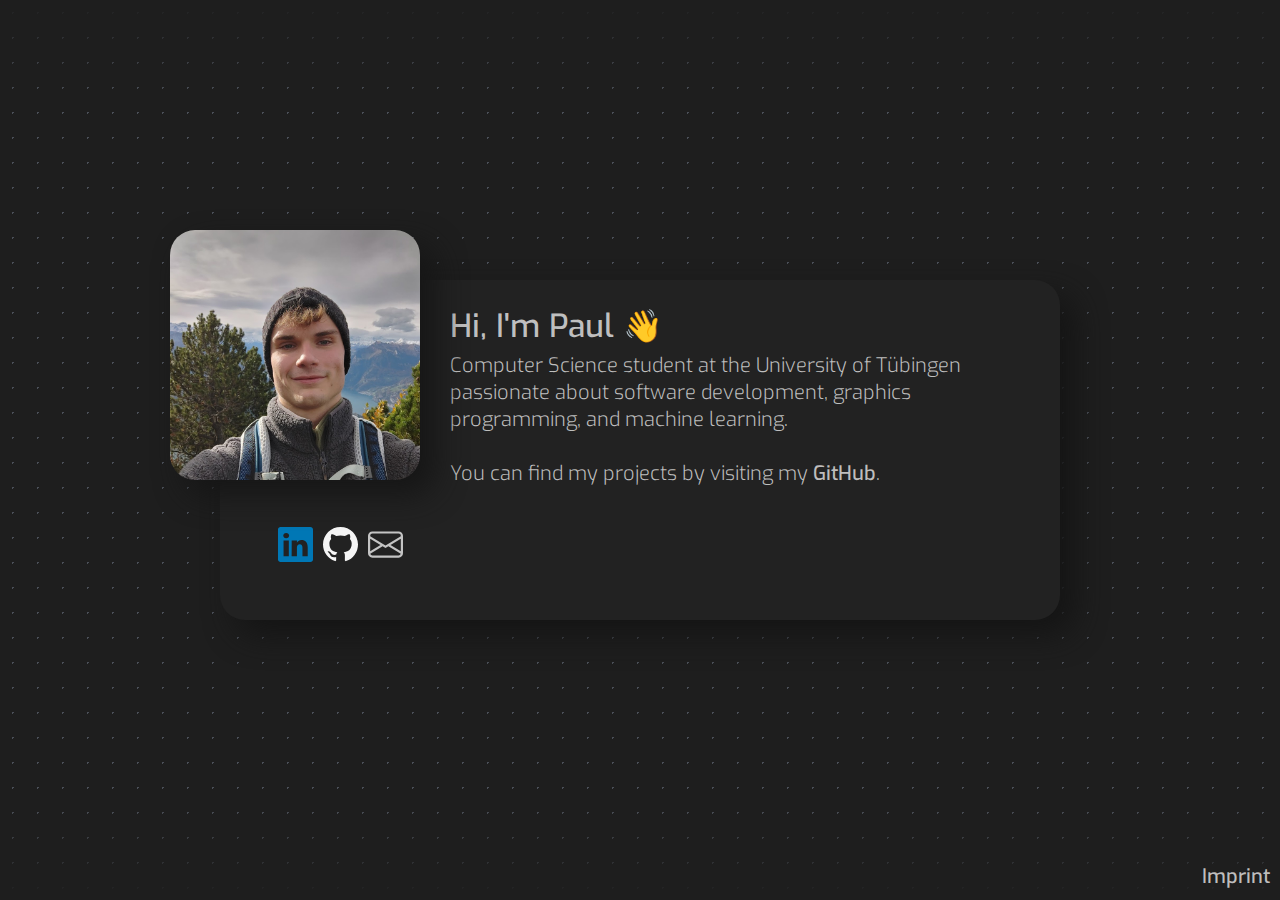
<file: index.html>
<!DOCTYPE html>
<html lang="en">

<head>
  <meta charset="UTF-8">
  <meta name="viewport" content="width=device-width, initial-scale=1.0">
  <title>Paul Masan | Computer Science Student & Developer</title>
  <meta name="description" content="Computer Science student at University of Tübingen with focus on software development, graphics, and machine learning.">
  <link rel="stylesheet" href="font/Exo.css">
  <link rel="stylesheet" href="style.css">
</head>

<body>
  <div class="container">
    <div class="head"></div>
    <div class="content">
        <div class="card me-layout">
          <div class="avatar"></div>
          <div class="about-me">
            <p>Hi, I'm Paul 👋</p>
            Computer Science student at the University of Tübingen passionate about software development, 
            graphics programming, and machine learning.
            </br>
            </br>
           You can find my projects by visiting my <a href="https://github.com/Raining-Cloud">GitHub</a>.
          </div>
          <div class="links">
            <a href="https://www.linkedin.com/in/paul-masan/">
              <svg xmlns="http://www.w3.org/2000/svg" fill="#0077B5" viewBox="0 0 16 16">
                <path
                  d="M0 1.146C0 .513.526 0 1.175 0h13.65C15.474 0 16 .513 16 1.146v13.708c0 .633-.526 1.146-1.175 1.146H1.175C.526 16 0 15.487 0 14.854V1.146zm4.943 12.248V6.169H2.542v7.225h2.401zm-1.2-8.212c.837 0 1.358-.554 1.358-1.248-.015-.709-.52-1.248-1.342-1.248-.822 0-1.359.54-1.359 1.248 0 .694.521 1.248 1.327 1.248h.016zm4.908 8.212V9.359c0-.216.016-.432.08-.586.173-.431.568-.878 1.232-.878.869 0 1.216.662 1.216 1.634v3.865h2.401V9.25c0-2.22-1.184-3.252-2.764-3.252-1.274 0-1.845.7-2.165 1.193v.025h-.016a5.54 5.54 0 0 1 .016-.025V6.169h-2.4c.03.678 0 7.225 0 7.225h2.4z" />
              </svg>
            </a>
            <a href="https://github.com/Raining-Cloud">
              <svg xmlns="http://www.w3.org/2000/svg" fill="#f5f5f5" viewBox="0 0 16 16">
                <path
                  d="M8 0C3.58 0 0 3.58 0 8c0 3.54 2.29 6.53 5.47 7.59.4.07.55-.17.55-.38 0-.19-.01-.82-.01-1.49-2.01.37-2.53-.49-2.69-.94-.09-.23-.48-.94-.82-1.13-.28-.15-.68-.52-.01-.53.63-.01 1.08.58 1.23.82.72 1.21 1.87.87 2.33.66.07-.52.28-.87.51-1.07-1.78-.2-3.64-.89-3.64-3.95 0-.87.31-1.59.82-2.15-.08-.2-.36-1.02.08-2.12 0 0 .67-.21 2.2.82.64-.18 1.32-.27 2-.27.68 0 1.36.09 2 .27 1.53-1.04 2.2-.82 2.2-.82.44 1.1.16 1.92.08 2.12.51.56.82 1.27.82 2.15 0 3.07-1.87 3.75-3.65 3.95.29.25.54.73.54 1.48 0 1.07-.01 1.93-.01 2.2 0 .21.15.46.55.38A8.012 8.012 0 0 0 16 8c0-4.42-3.58-8-8-8z" />
              </svg>
            </a>
            <a href="mailto:hey@paulmasan.com">
              <svg xmlns="http://www.w3.org/2000/svg" fill="#C4C4C4" viewBox="0 0 16 16">
                <path
                  d="M0 4a2 2 0 0 1 2-2h12a2 2 0 0 1 2 2v8a2 2 0 0 1-2 2H2a2 2 0 0 1-2-2V4Zm2-1a1 1 0 0 0-1 1v.217l7 4.2 7-4.2V4a1 1 0 0 0-1-1H2Zm13 2.383-4.708 2.825L15 11.105V5.383Zm-.034 6.876-5.64-3.471L8 9.583l-1.326-.795-5.64 3.47A1 1 0 0 0 2 13h12a1 1 0 0 0 .966-.741ZM1 11.105l4.708-2.897L1 5.383v5.722Z" />
              </svg>
            </a>
        </div>
      </div>
    </div>
    <div class="foot">
      <div class="footer-link">
        <a href="imprint.html">Imprint</a>
    </div>
    </div>
  </div>
</body>

</html>
</file>
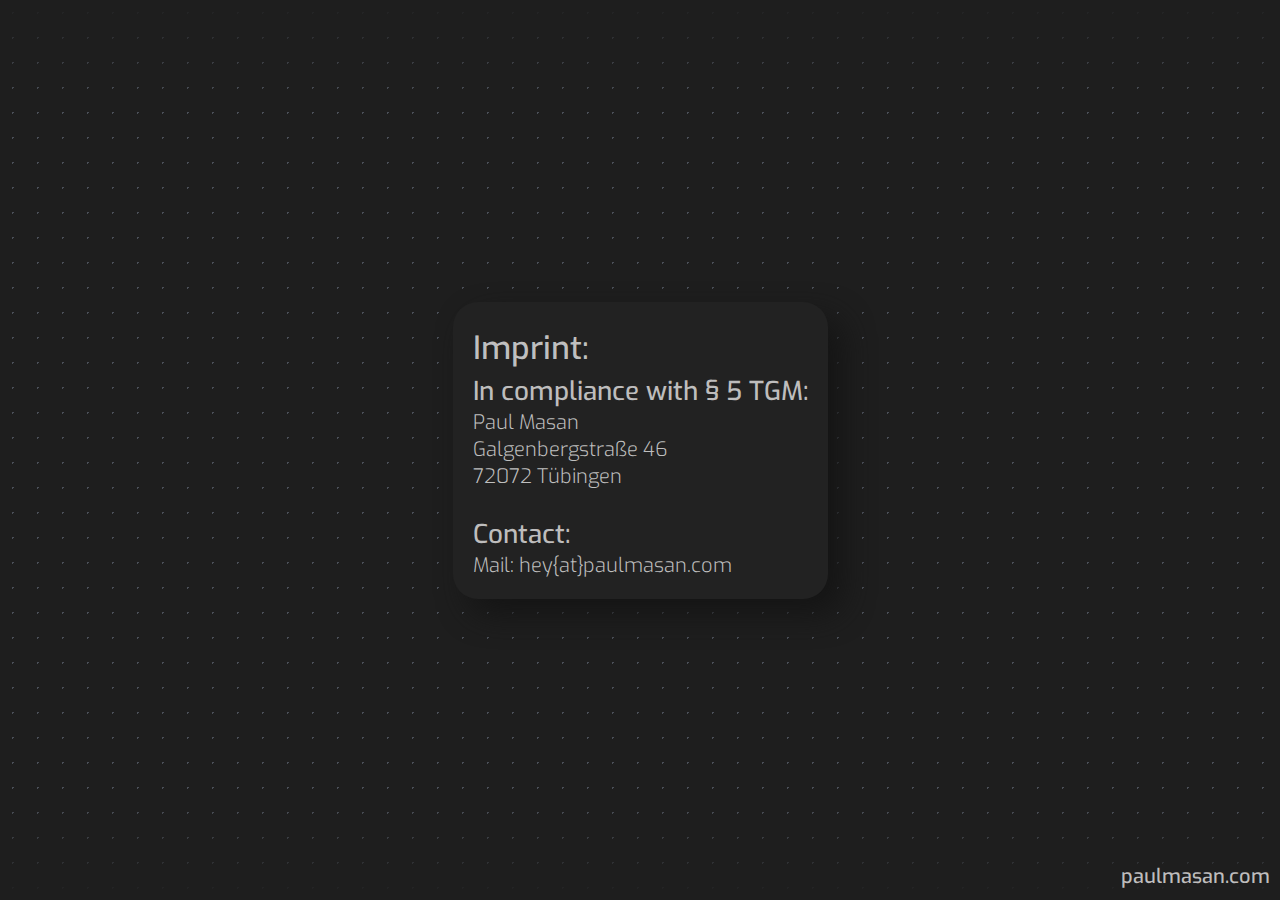
<file: imprint.html>
<!DOCTYPE html>
<html lang="en">

<head>
    <meta charset="UTF-8">
    <meta name="viewport" content="width=device-width, initial-scale=1.0">
    <title>Paul Masan|Impressum</title>
    <link rel="stylesheet" href="font/Exo.css">
    <link rel="stylesheet" href="style.css">
</head>

<body>
    <div class="container">
        <div class="head"></div>
        <div class="content">
            <div class="card">
                <p>Imprint:</p>
                <p1>In compliance with § 5 TGM:</p1> <br>
                Paul Masan <br>
                Galgenbergstraße 46 <br>
                72072 Tübingen <br>
                <br>
                <p1>Contact:</p1> <br>
                Mail: hey{at}paulmasan.com
            </div>
        </div>
        <div class="foot">
            <div class="footer-link">
                <a href="index.html">paulmasan.com</a>
            </div>
        </div>
    </div>
</body>

</html>
</file>
<file: font/Exo.css>
/*Using the Exo-Font from: */

/* latin-ext */
@font-face {
  font-family: 'Exo';
  font-style: normal;
  font-weight: 300;
  font-display: swap;
  src: url(Exo300_Latin_Ext.woff2) format('woff2');
  unicode-range: U+0100-024F, U+0259, U+1E00-1EFF, U+2020, U+20A0-20AB, U+20AD-20CF, U+2113, U+2C60-2C7F, U+A720-A7FF;
}

/* latin */
@font-face {
  font-family: 'Exo';
  font-style: normal;
  font-weight: 300;
  font-display: swap;
  src: url(Exo300_Latin.woff2) format('woff2');
  unicode-range: U+0000-00FF, U+0131, U+0152-0153, U+02BB-02BC, U+02C6, U+02DA, U+02DC, U+2000-206F, U+2074, U+20AC, U+2122, U+2191, U+2193, U+2212, U+2215, U+FEFF, U+FFFD;
}

/* latin-ext */
@font-face {
  font-family: 'Exo';
  font-style: normal;
  font-weight: 500;
  font-display: swap;
  src: url(Exo500_Latin_Ext.woff2) format('woff2');
  unicode-range: U+0100-024F, U+0259, U+1E00-1EFF, U+2020, U+20A0-20AB, U+20AD-20CF, U+2113, U+2C60-2C7F, U+A720-A7FF;
}

/* latin */
@font-face {
  font-family: 'Exo';
  font-style: normal;
  font-weight: 500;
  font-display: swap;
  src: url(Exo500_Latin.woff2) format('woff2');
  unicode-range: U+0000-00FF, U+0131, U+0152-0153, U+02BB-02BC, U+02C6, U+02DA, U+02DC, U+2000-206F, U+2074, U+20AC, U+2122, U+2191, U+2193, U+2212, U+2215, U+FEFF, U+FFFD;
}

/* latin-ext */
@font-face {
  font-family: 'Exo';
  font-style: normal;
  font-weight: 600;
  font-display: swap;
  src: url(Exo600_Latin_Ext.woff2) format('woff2');
  unicode-range: U+0100-024F, U+0259, U+1E00-1EFF, U+2020, U+20A0-20AB, U+20AD-20CF, U+2113, U+2C60-2C7F, U+A720-A7FF;
}
/* latin */
@font-face {
  font-family: 'Exo';
  font-style: normal;
  font-weight: 600;
  font-display: swap;
  src: url(Exo600_Latin.woff2) format('woff2');
  unicode-range: U+0000-00FF, U+0131, U+0152-0153, U+02BB-02BC, U+02C6, U+02DA, U+02DC, U+2000-206F, U+2074, U+20AC, U+2122, U+2191, U+2193, U+2212, U+2215, U+FEFF, U+FFFD;
}
</file>
<file: style.css>
body {
    background-color: rgb(30, 30, 30);
    background-image: radial-gradient(rgba(141, 153, 174, 0.4) 1px, rgba(14, 135, 163, 0) 0px);
    background-size: 25px 25px;

    height: 100%;
    width: 100%;
    margin: 0;

    font-family: 'Exo';
    font-weight: 300;
    font-size: 20px;
    color: rgb(191, 191, 191);
}

.container {
    min-height: 100vh;
    display: grid;
    grid-template-rows: auto 1fr auto;
}

.head {
    min-height: 100px;
    background: linear-gradient(rgb(30, 30, 30), rgba(30, 30, 30, 0));
}

.foot {
    min-height: 100px;
    background: linear-gradient(rgba(30, 30, 30, 0), rgb(30, 30, 30));
}

p {
    font-family: 'Exo';
    font-weight: 500;
    font-size: 32px;
    color: rgb(191, 191, 191);
    margin: 5px 0 5px;
}

p1 {
    font-family: 'Exo';
    font-weight: 400;
    font-size: 26px;
    color: rgb(190, 189, 189);
    margin: 5px 0 5px;
}

a {
    text-decoration: none;
    font-weight: 400;
}

a:visited {
    color: rgb(190, 189, 189);
}

a:link {
    color: rgb(190, 189, 189);
}

a:hover {
    text-decoration: underline;
}

.content {
    min-height: 500px;
    display: flex;
    justify-content: center;
    align-items: center;
    flex-wrap: wrap;
    gap: 60px;
}

.me-layout 
{
    position: absolute;
    display: grid;
}

.card {
    background-color: rgb(34, 34, 34);
    box-shadow: 15px 15px 30px rgb(21, 21, 21);
    padding: 20px;
    border-radius: 25px;
    margin: 0 10px 0;
}

.avatar {
    position: absolute;
    z-index: 2;
    border-radius: 25px;
    background-image: url("./images/me.jpg");
    background-size: contain;
    background-repeat: no-repeat;
    box-shadow: 15px 15px 30px rgb(22, 22, 22);
    transition: all .2s ease-in-out; 
}

.avatar:hover {
    transform: scale(1.1); 
}

.interests {
    background-color: rgb(46, 46, 46);
    position: absolute;
    z-index: 2;
    border-radius: 25px;
    box-shadow: 15px 15px 30px rgb(22, 22, 22);
}

.about-me {
    margin-left: 10px;
    grid-area: about-me;
}

.links {
    grid-area: links;

    display: flex;
    flex-wrap: wrap;
    justify-content: center;
    align-items: center;
    gap: 10px;
}

svg {
    width: 35px;
    height: auto;
    transition: all .2s ease-in-out;
}

svg:hover {
    transform: scale(1.1);
}

.footer-link {
    position: absolute;
    bottom: 10px;
    right: 10px;
}

@media only screen and (min-width: 981px) {

    .avatar {
        top: -50px;
        left: -50px;
        width: 250px;
        height: 250px;
    }

    .interests {
        top: 80%;
        left: 90%;
        width: 250px;
        height: 250px;
    }

    .me-layout {
        max-width: 800px;
        min-width: 300px;

        min-height: 300px;
        max-height: 600px;

        grid-auto-columns: 1fr;
        grid-template-columns: 0.5fr 1.5fr;
        grid-template-rows: 1.3fr 0.7fr;
        gap: 0px 0px;
        grid-template-areas:
            ". about-me"
            "links about-me";
        align-content: space-evenly;
    }
}

@media only screen and (max-width: 980px) {

    body {
        font-size: 18px;
    }

    p {
        font-size: 24px;
    }

    p1 {
        font-size: 20px;
    }


    .avatar {
        z-index: 1;
        width: 180px;
        height: 180px;
        top: -170px;
        justify-self: center;
    }

    .me-layout {
        justify-content: center;
        min-height: 200px;
        grid-auto-columns: 1fr;
        grid-template-rows: 2.2fr 0.6fr;
        gap: 0px 0px;
        grid-template-areas:
            "about-me"
            "links";
        align-content: space-evenly;
    }
}
</file>
